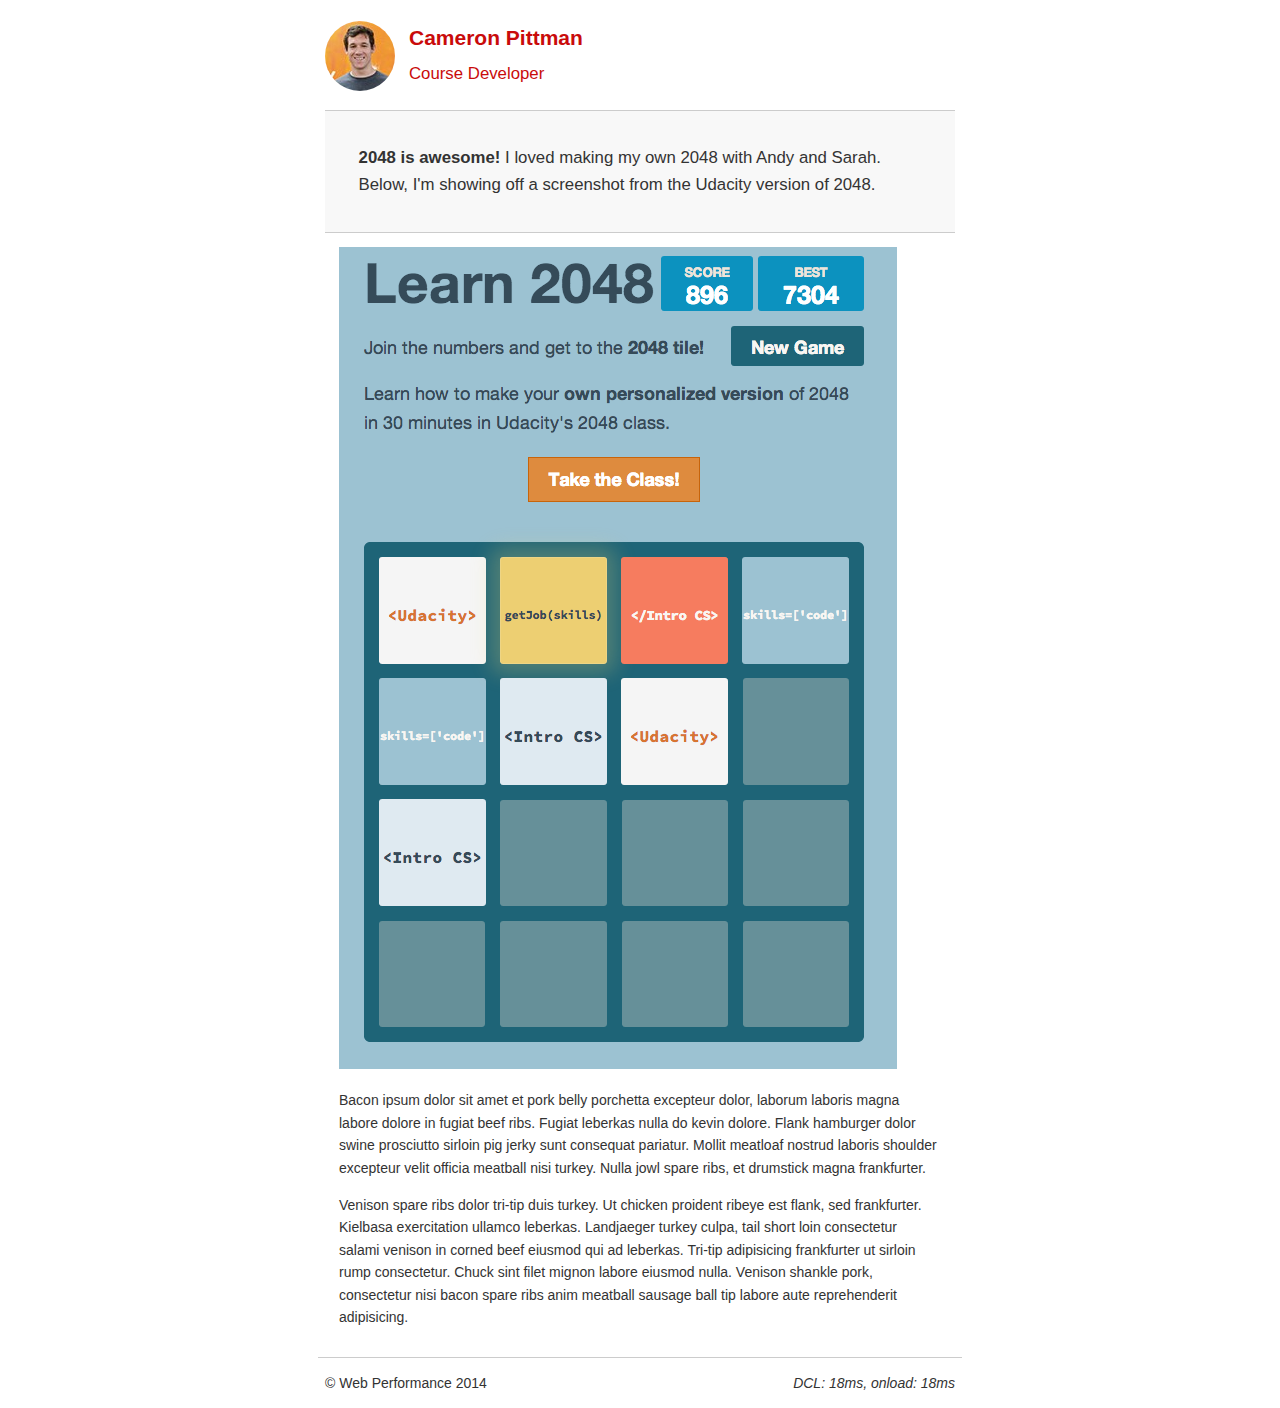
<file: project-2048.html>
<!DOCTYPE html>
<html lang="en">
  <head>
    <meta charset="utf-8">
    <meta name="viewport" content="width=device-width, initial-scale=1">
    <meta name="description" content=" FILL ME IN ">
    <meta name="author" content=" FILL ME IN ">
    <title>Cameron Pittman: Portfolio</title>

    <link href="css/style.min.css" rel="stylesheet">

    <script>
      (function(w,g){w['GoogleAnalyticsObject']=g;
      w[g]=w[g]||function(){(w[g].q=w[g].q||[]).push(arguments)};w[g].l=1*new Date();})(window,'ga');

      // Optional TODO: replace with your Google Analytics profile ID.
      ga('create', 'UA-XXXX-Y');
      ga('send', 'pageview');
    </script>
  </head>

  <body>
    <header>
      <a href="/"><img src="img/profilepic.jpg"></a>
      <p>Cameron Pittman<br><span>Course Developer</span></p>
    </header>

    <div class="container">
      <div class="hero">
        <strong>2048 is awesome!</strong> I loved making my own 2048 with Andy and Sarah. Below, I'm showing off a screenshot from the Udacity version of 2048.
      </div>

      <div class="content">

        <img class="img-responsive" src="img/2048.png">

        <p>Bacon ipsum dolor sit amet et pork belly porchetta excepteur dolor, laborum laboris magna labore dolore in fugiat beef ribs. Fugiat leberkas nulla do kevin dolore. Flank hamburger dolor swine prosciutto sirloin pig jerky sunt consequat pariatur. Mollit meatloaf nostrud laboris shoulder excepteur velit officia meatball nisi turkey. Nulla jowl spare ribs, et drumstick magna frankfurter.</p>

        <p>Venison spare ribs dolor tri-tip duis turkey. Ut chicken proident ribeye est flank, sed frankfurter. Kielbasa exercitation ullamco leberkas. Landjaeger turkey culpa, tail short loin consectetur salami venison in corned beef eiusmod qui ad leberkas. Tri-tip adipisicing frankfurter ut sirloin rump consectetur. Chuck sint filet mignon labore eiusmod nulla. Venison shankle pork, consectetur nisi bacon spare ribs anim meatball sausage ball tip labore aute reprehenderit adipisicing.</p>
      </div>
    </div>

    <footer>
      <p>&copy; Web Performance 2014 <span id="crp-stats"></span></p>
    </footer>
  </body>

  <link href="css/print.min.css" rel="stylesheet" media="print">
  <link href="css/screen.min.css" rel="stylesheet" media="screen">

  <script async src="http://www.google-analytics.com/analytics.js"></script>
  <script async src="js/perfmatters.min.js"></script>
</html>
</file>
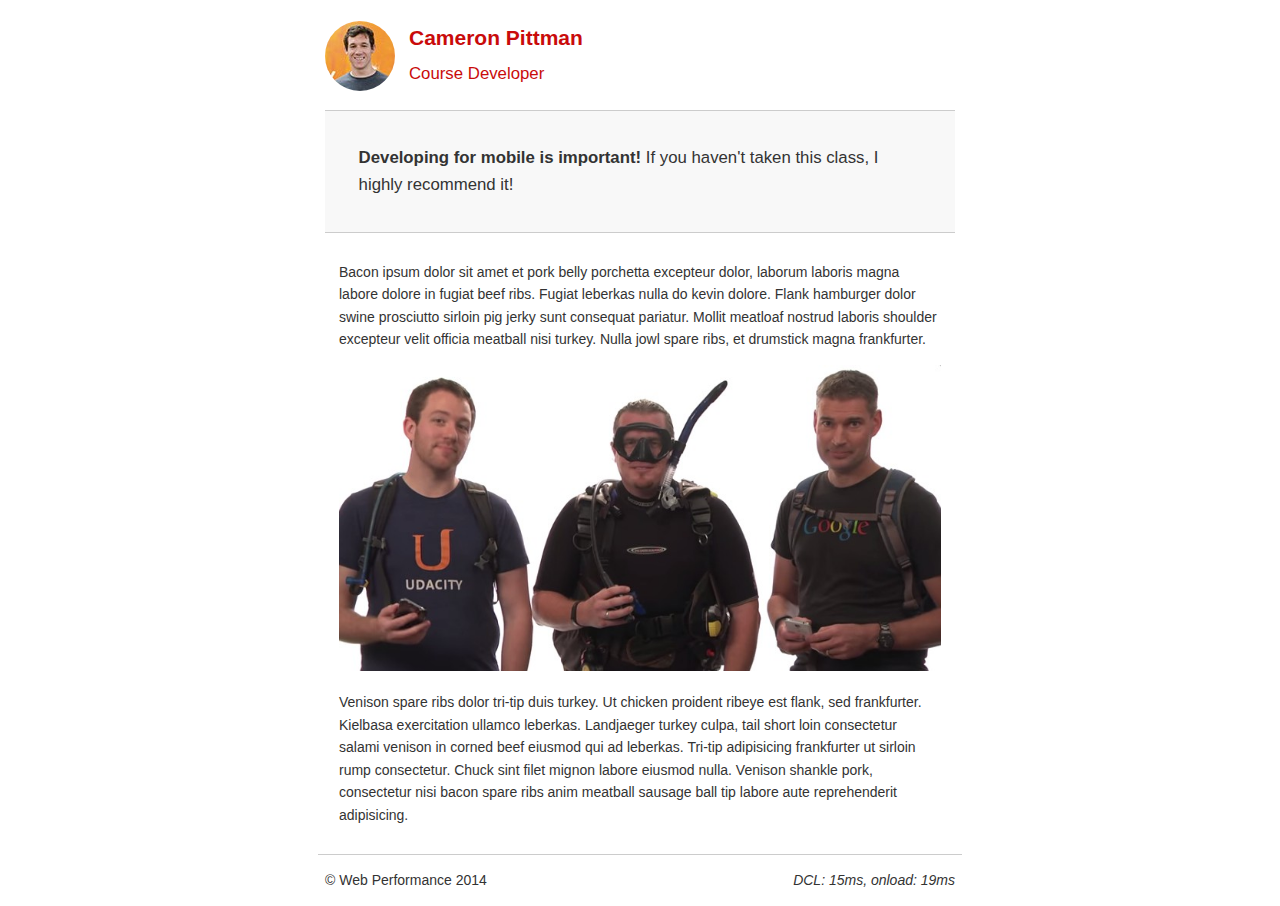
<file: project-mobile.html>
<!DOCTYPE html>
<html lang="en">
  <head>
    <meta charset="utf-8">
    <meta name="viewport" content="width=device-width, initial-scale=1">
    <meta name="description" content=" FILL ME IN ">
    <meta name="author" content=" FILL ME IN ">
    <title>Cameron Pitman: Portfolio</title>

    <link href="css/style.min.css" rel="stylesheet">

    <script>
      (function(w,g){w['GoogleAnalyticsObject']=g;
      w[g]=w[g]||function(){(w[g].q=w[g].q||[]).push(arguments)};w[g].l=1*new Date();})(window,'ga');

      // Optional TODO: replace with your Google Analytics profile ID.
      ga('create', 'UA-XXXX-Y');
      ga('send', 'pageview');
    </script>
  </head>

  <body>
    <header>
      <a href="/"><img src="img/profilepic.jpg"></a>
      <p>Cameron Pittman<br><span>Course Developer</span></p>
    </header>

    <div class="container">
      <div class="hero">
        <strong>Developing for mobile is important!</strong> If you haven't taken this class, I highly recommend it!
      </div>

      <div class="content">

        <p>Bacon ipsum dolor sit amet et pork belly porchetta excepteur dolor, laborum laboris magna labore dolore in fugiat beef ribs. Fugiat leberkas nulla do kevin dolore. Flank hamburger dolor swine prosciutto sirloin pig jerky sunt consequat pariatur. Mollit meatloaf nostrud laboris shoulder excepteur velit officia meatball nisi turkey. Nulla jowl spare ribs, et drumstick magna frankfurter.</p>

        <img src="img/mobilewebdev.jpg">

        <p>Venison spare ribs dolor tri-tip duis turkey. Ut chicken proident ribeye est flank, sed frankfurter. Kielbasa exercitation ullamco leberkas. Landjaeger turkey culpa, tail short loin consectetur salami venison in corned beef eiusmod qui ad leberkas. Tri-tip adipisicing frankfurter ut sirloin rump consectetur. Chuck sint filet mignon labore eiusmod nulla. Venison shankle pork, consectetur nisi bacon spare ribs anim meatball sausage ball tip labore aute reprehenderit adipisicing.</p>
      </div>
    </div>

    <footer>
      <p>&copy; Web Performance 2014 <span id="crp-stats"></span></p>
    </footer>
  </body>

  <link href="css/print.min.css" rel="stylesheet" media="print">
  <link href="css/screen.min.css" rel="stylesheet" media="screen">

  <script async src="http://www.google-analytics.com/analytics.js"></script>
  <script async src="js/perfmatters.min.js"></script>
</html>
</file>
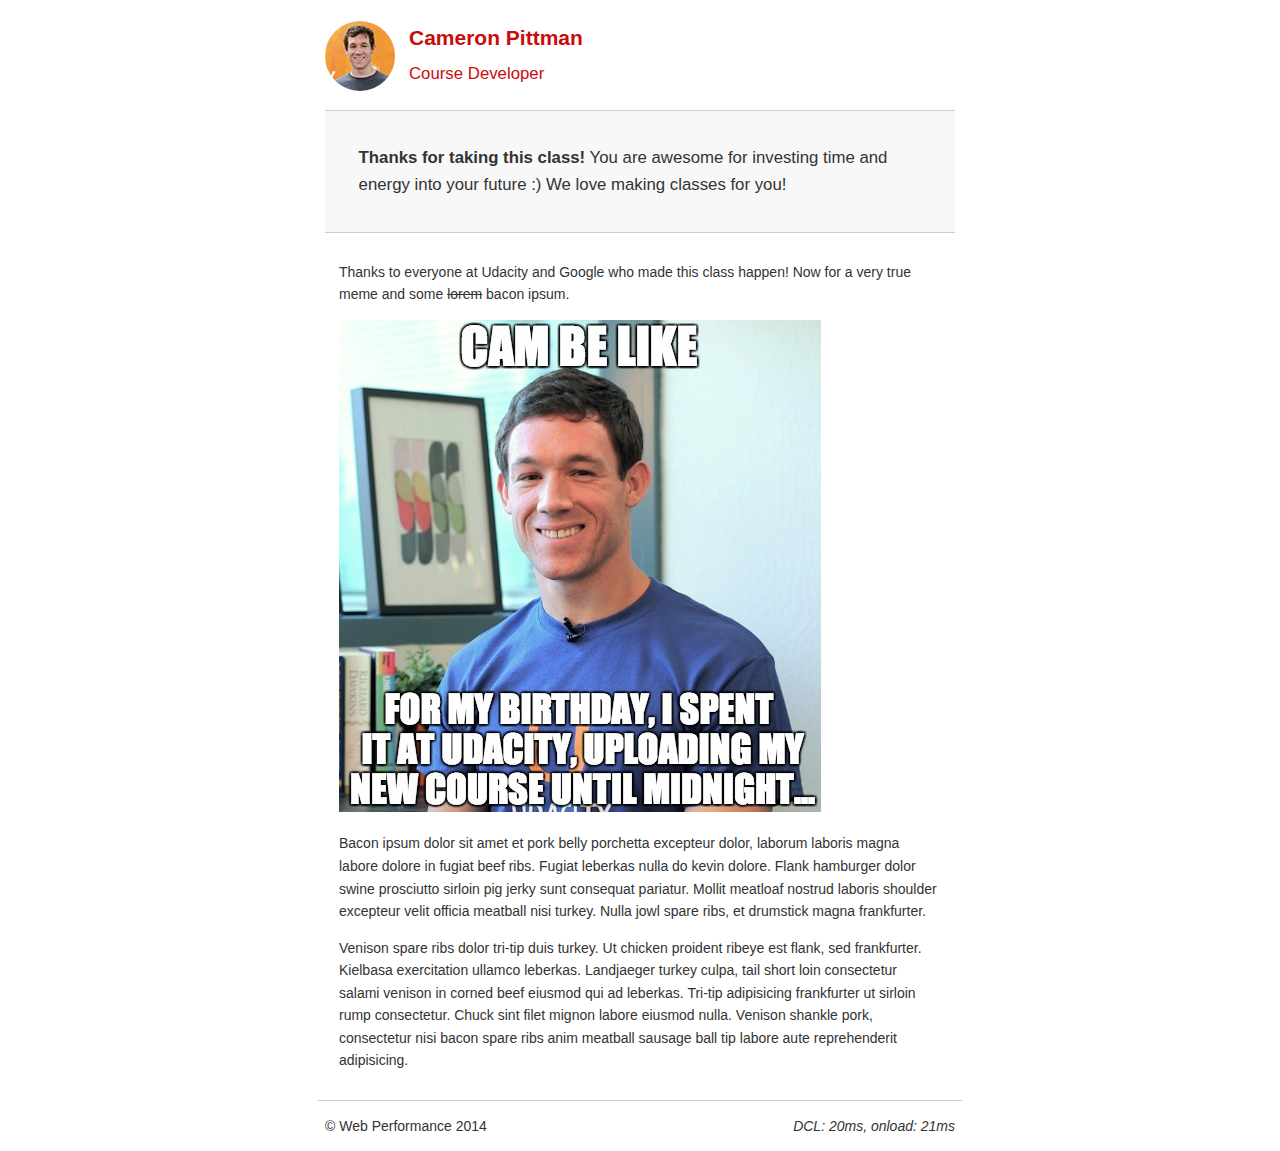
<file: project-webperf.html>
<!DOCTYPE html>
<html lang="en">
  <head>
    <meta charset="utf-8">
    <meta name="viewport" content="width=device-width, initial-scale=1">
    <meta name="description" content=" FILL ME IN ">
    <meta name="author" content=" FILL ME IN ">
    <title>Cameron Pittman: Portfolio</title>

    <link href="css/style.min.css" rel="stylesheet">

    <script>
      (function(w,g){w['GoogleAnalyticsObject']=g;
      w[g]=w[g]||function(){(w[g].q=w[g].q||[]).push(arguments)};w[g].l=1*new Date();})(window,'ga');

      // Optional TODO: replace with your Google Analytics profile ID.
      ga('create', 'UA-XXXX-Y');
      ga('send', 'pageview');
    </script>
  </head>

  <body>
    <header>
      <a href="/"><img src="img/profilepic.jpg"></a>
      <p>Cameron Pittman<br><span>Course Developer</span></p>
    </header>

    <div class="container">
      <div class="hero">
        <strong>Thanks for taking this class!</strong> You are awesome for investing time and energy into your future :) We love making classes for you!
      </div>

      <div class="content">

        <p>Thanks to everyone at Udacity and Google who made this class happen! Now for a very true meme and some <strike>lorem</strike> bacon ipsum.</p>

        <img src="img/cam_be_like.jpg">

        <p>Bacon ipsum dolor sit amet et pork belly porchetta excepteur dolor, laborum laboris magna labore dolore in fugiat beef ribs. Fugiat leberkas nulla do kevin dolore. Flank hamburger dolor swine prosciutto sirloin pig jerky sunt consequat pariatur. Mollit meatloaf nostrud laboris shoulder excepteur velit officia meatball nisi turkey. Nulla jowl spare ribs, et drumstick magna frankfurter.</p>

        <p>Venison spare ribs dolor tri-tip duis turkey. Ut chicken proident ribeye est flank, sed frankfurter. Kielbasa exercitation ullamco leberkas. Landjaeger turkey culpa, tail short loin consectetur salami venison in corned beef eiusmod qui ad leberkas. Tri-tip adipisicing frankfurter ut sirloin rump consectetur. Chuck sint filet mignon labore eiusmod nulla. Venison shankle pork, consectetur nisi bacon spare ribs anim meatball sausage ball tip labore aute reprehenderit adipisicing.</p>
      </div>
    </div>

    <footer>
      <p>&copy; Web Performance 2014 <span id="crp-stats"></span></p>
    </footer>
  </body>

  <link href="css/print.min.css" rel="stylesheet" media="print">
  <link href="css/screen.min.css" rel="stylesheet" media="screen">

  <script async src="http://www.google-analytics.com/analytics.js"></script>
  <script async src="js/perfmatters.min.js"></script>
</html>
</file>
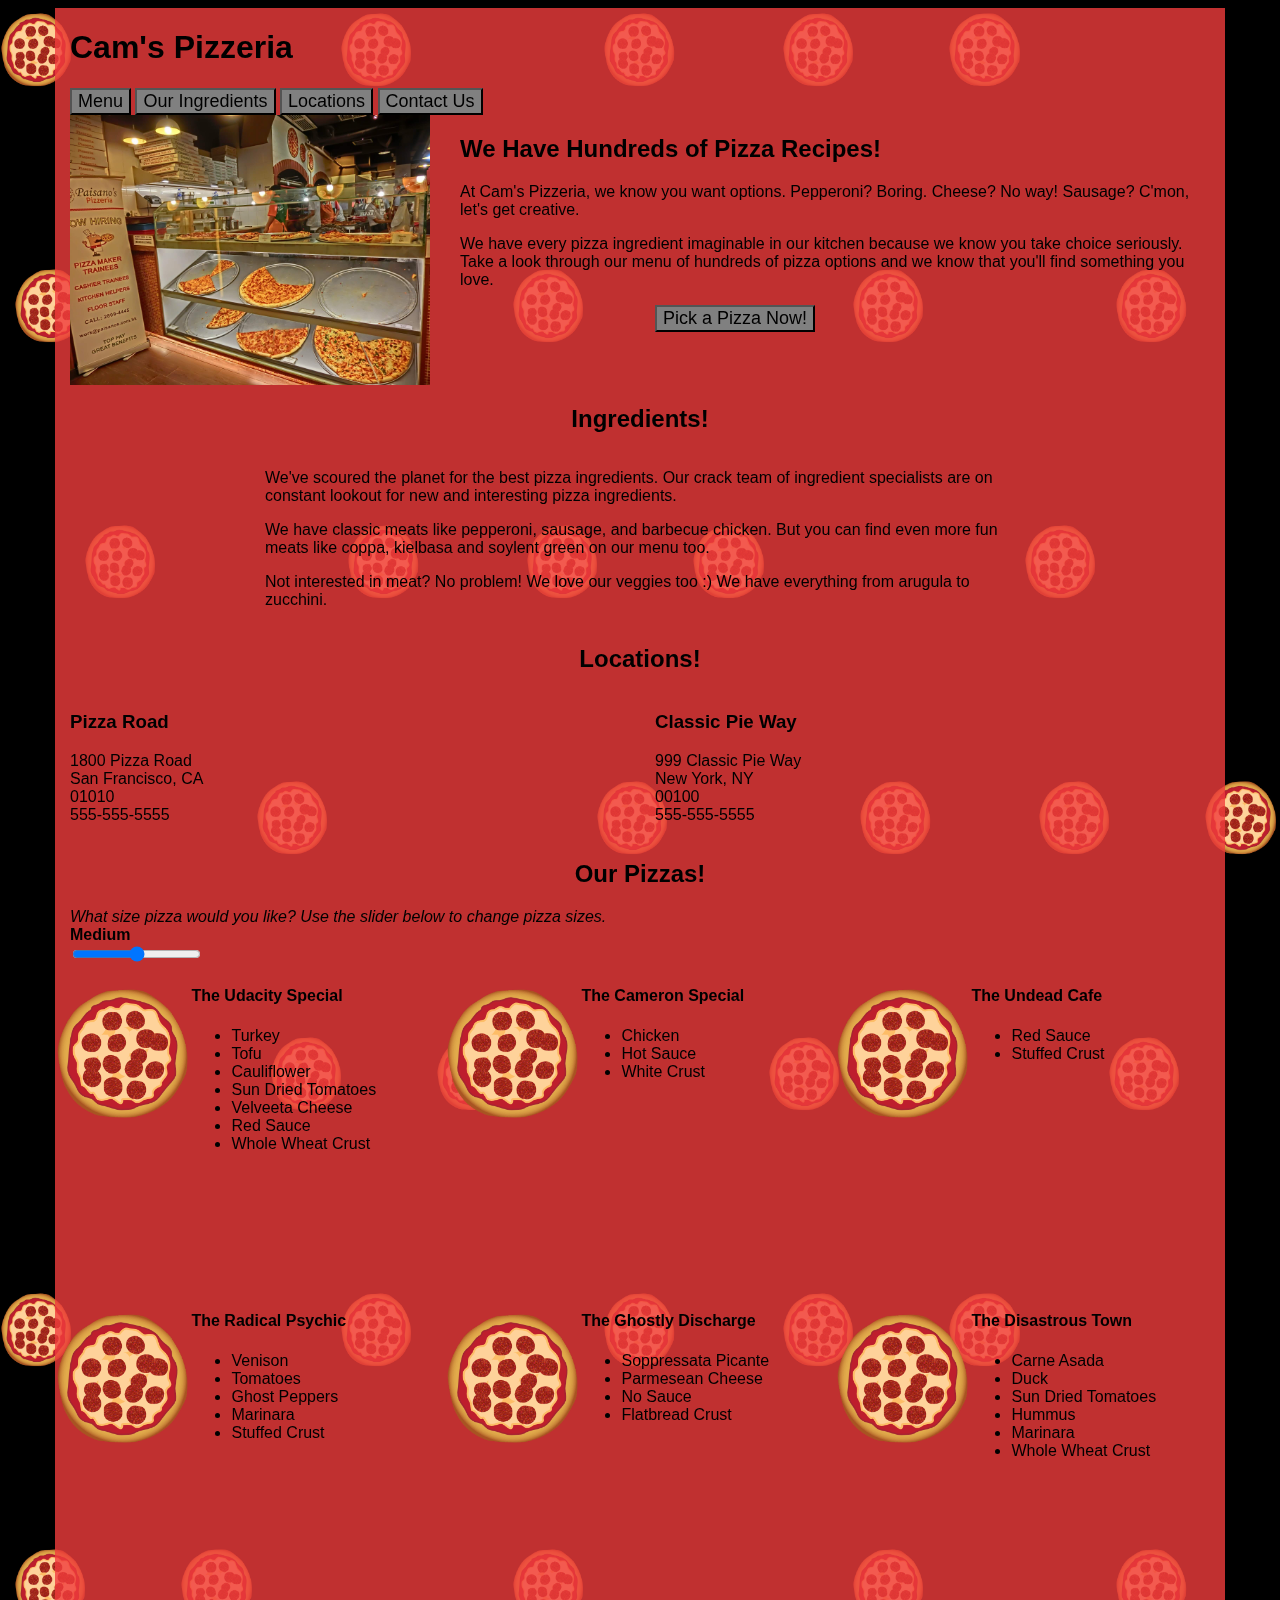
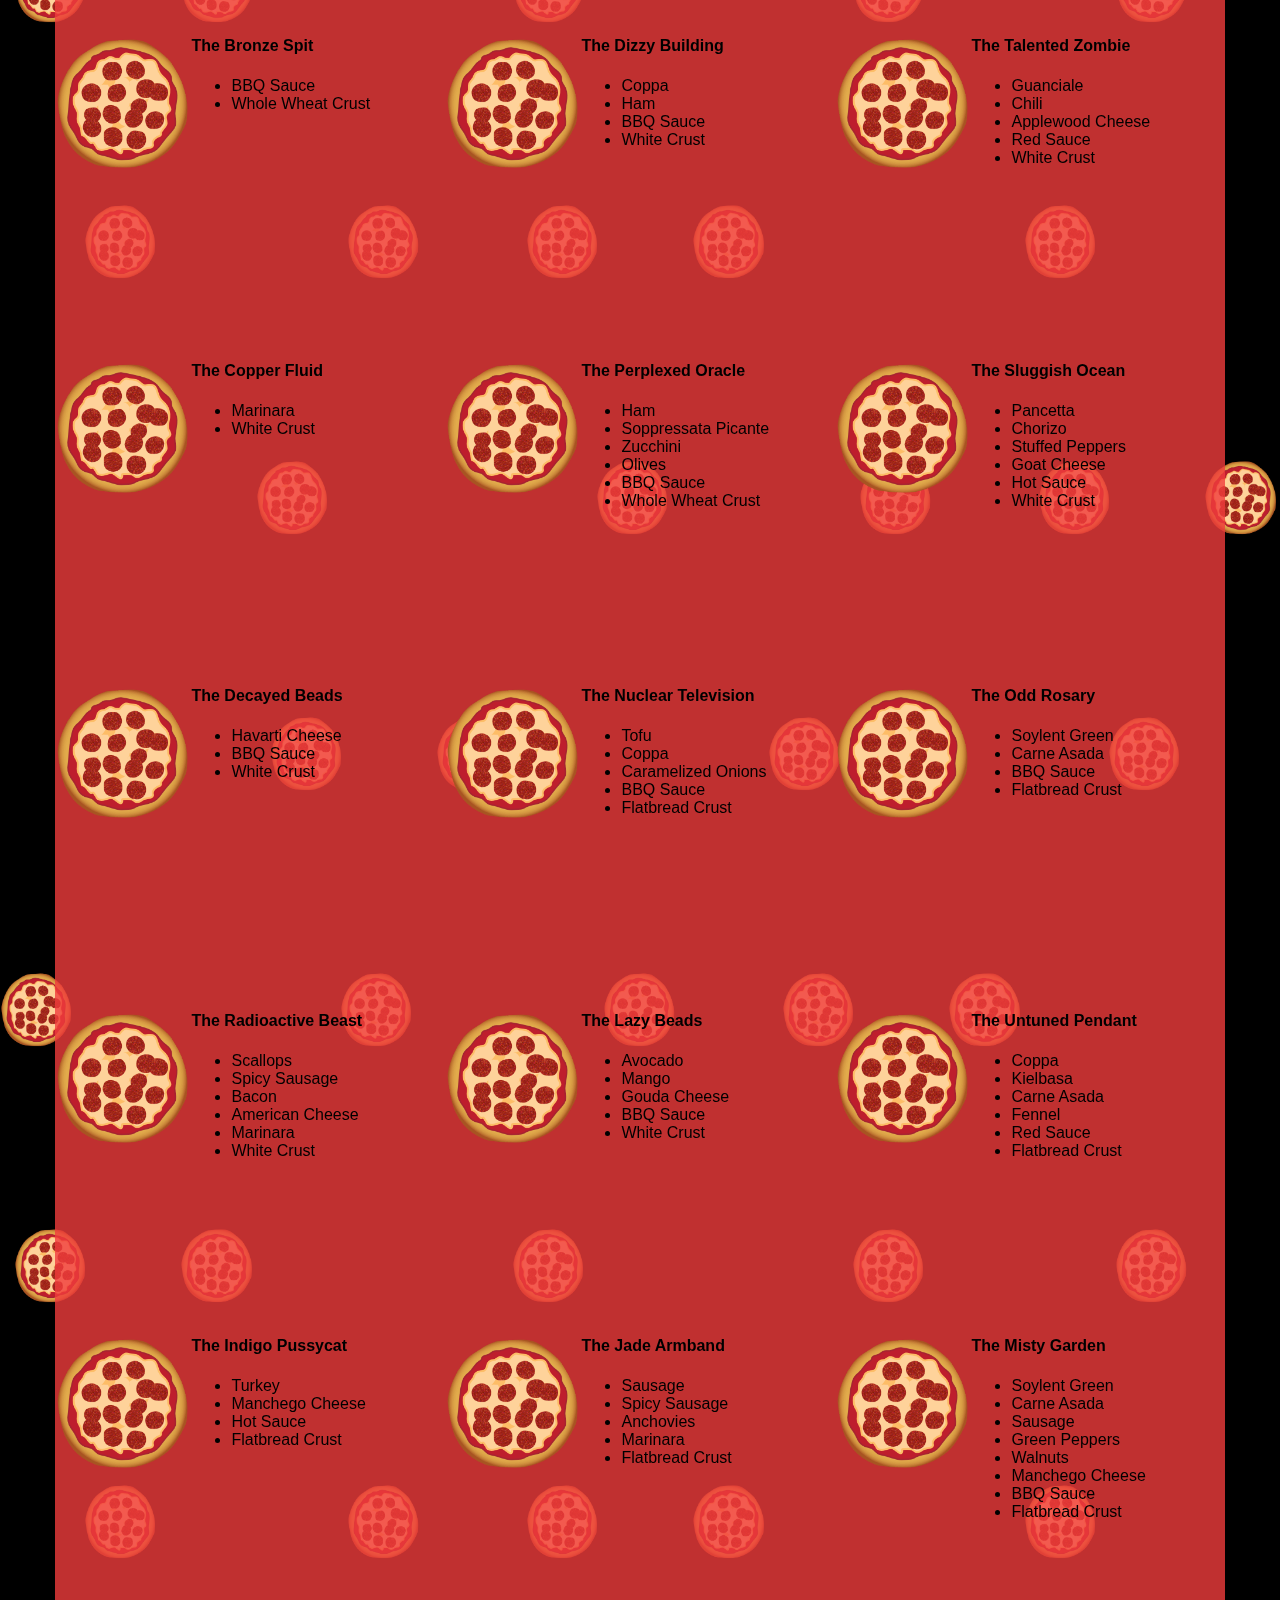
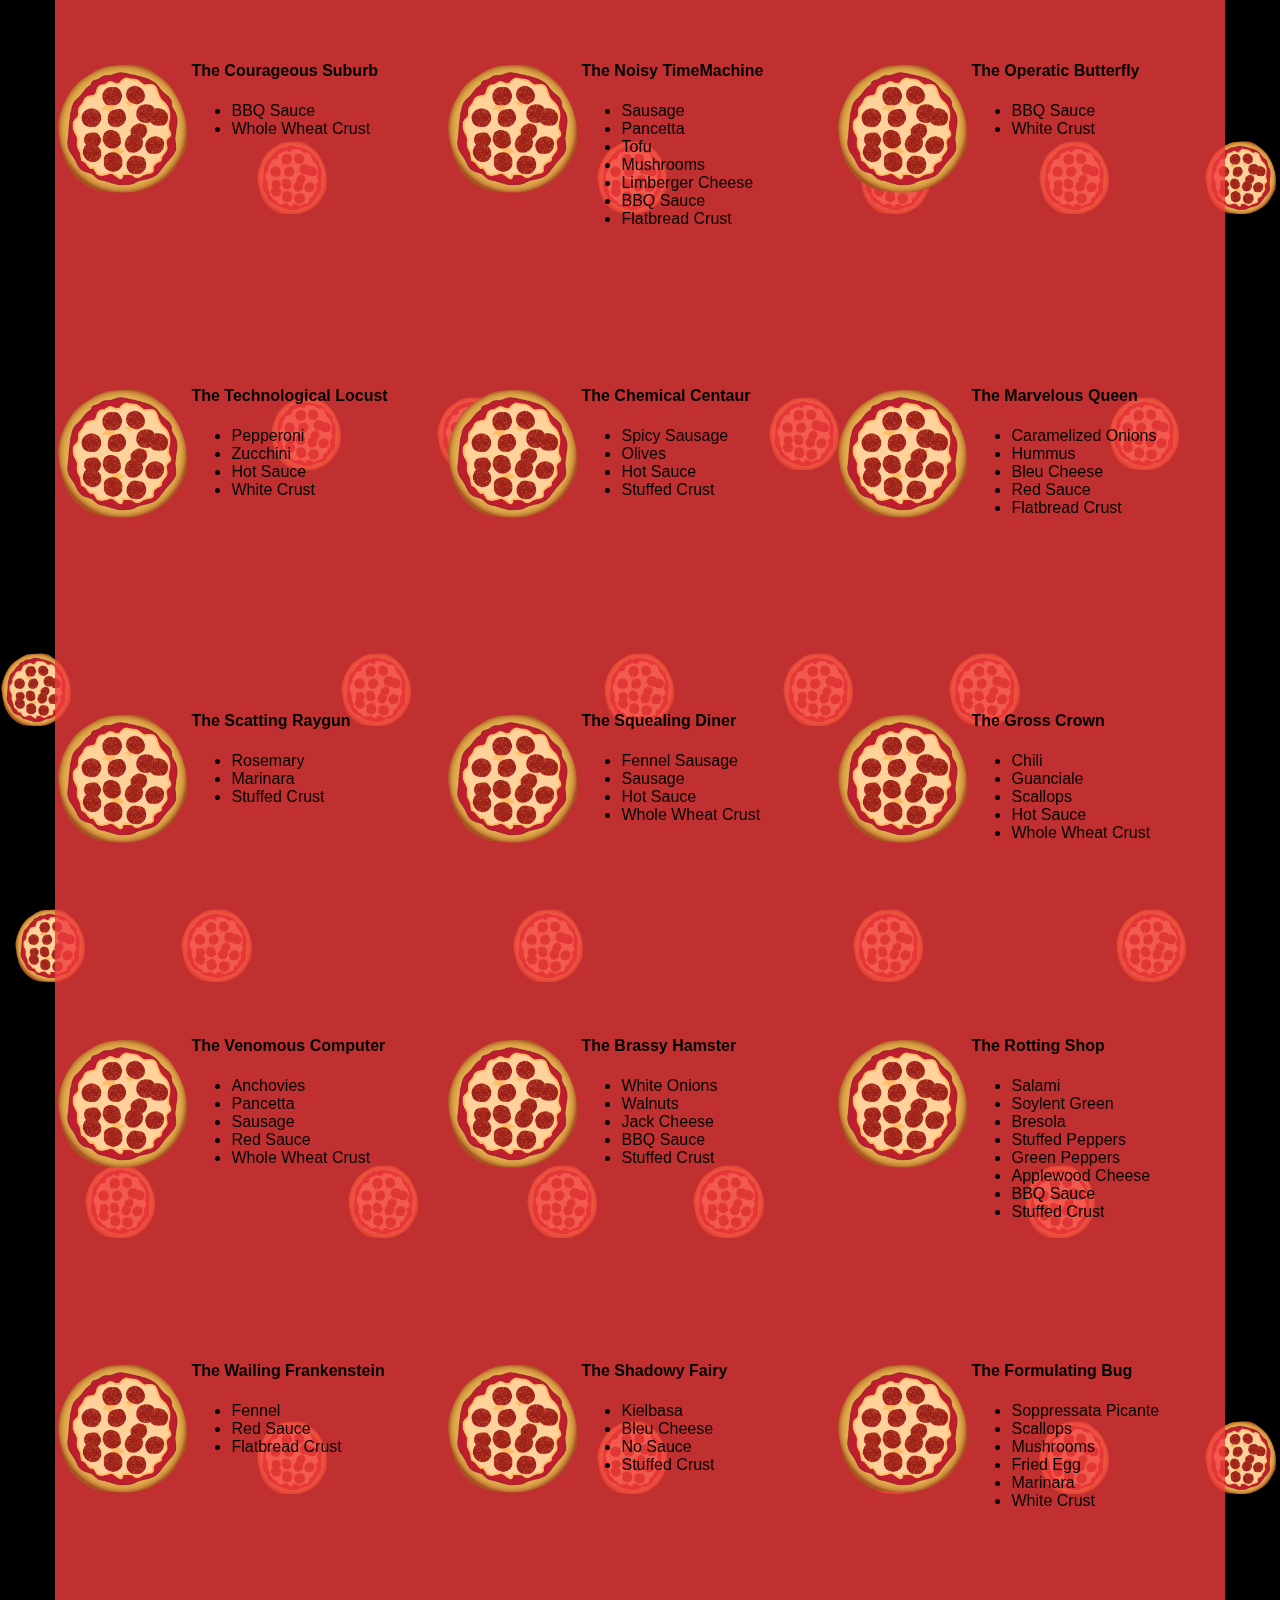
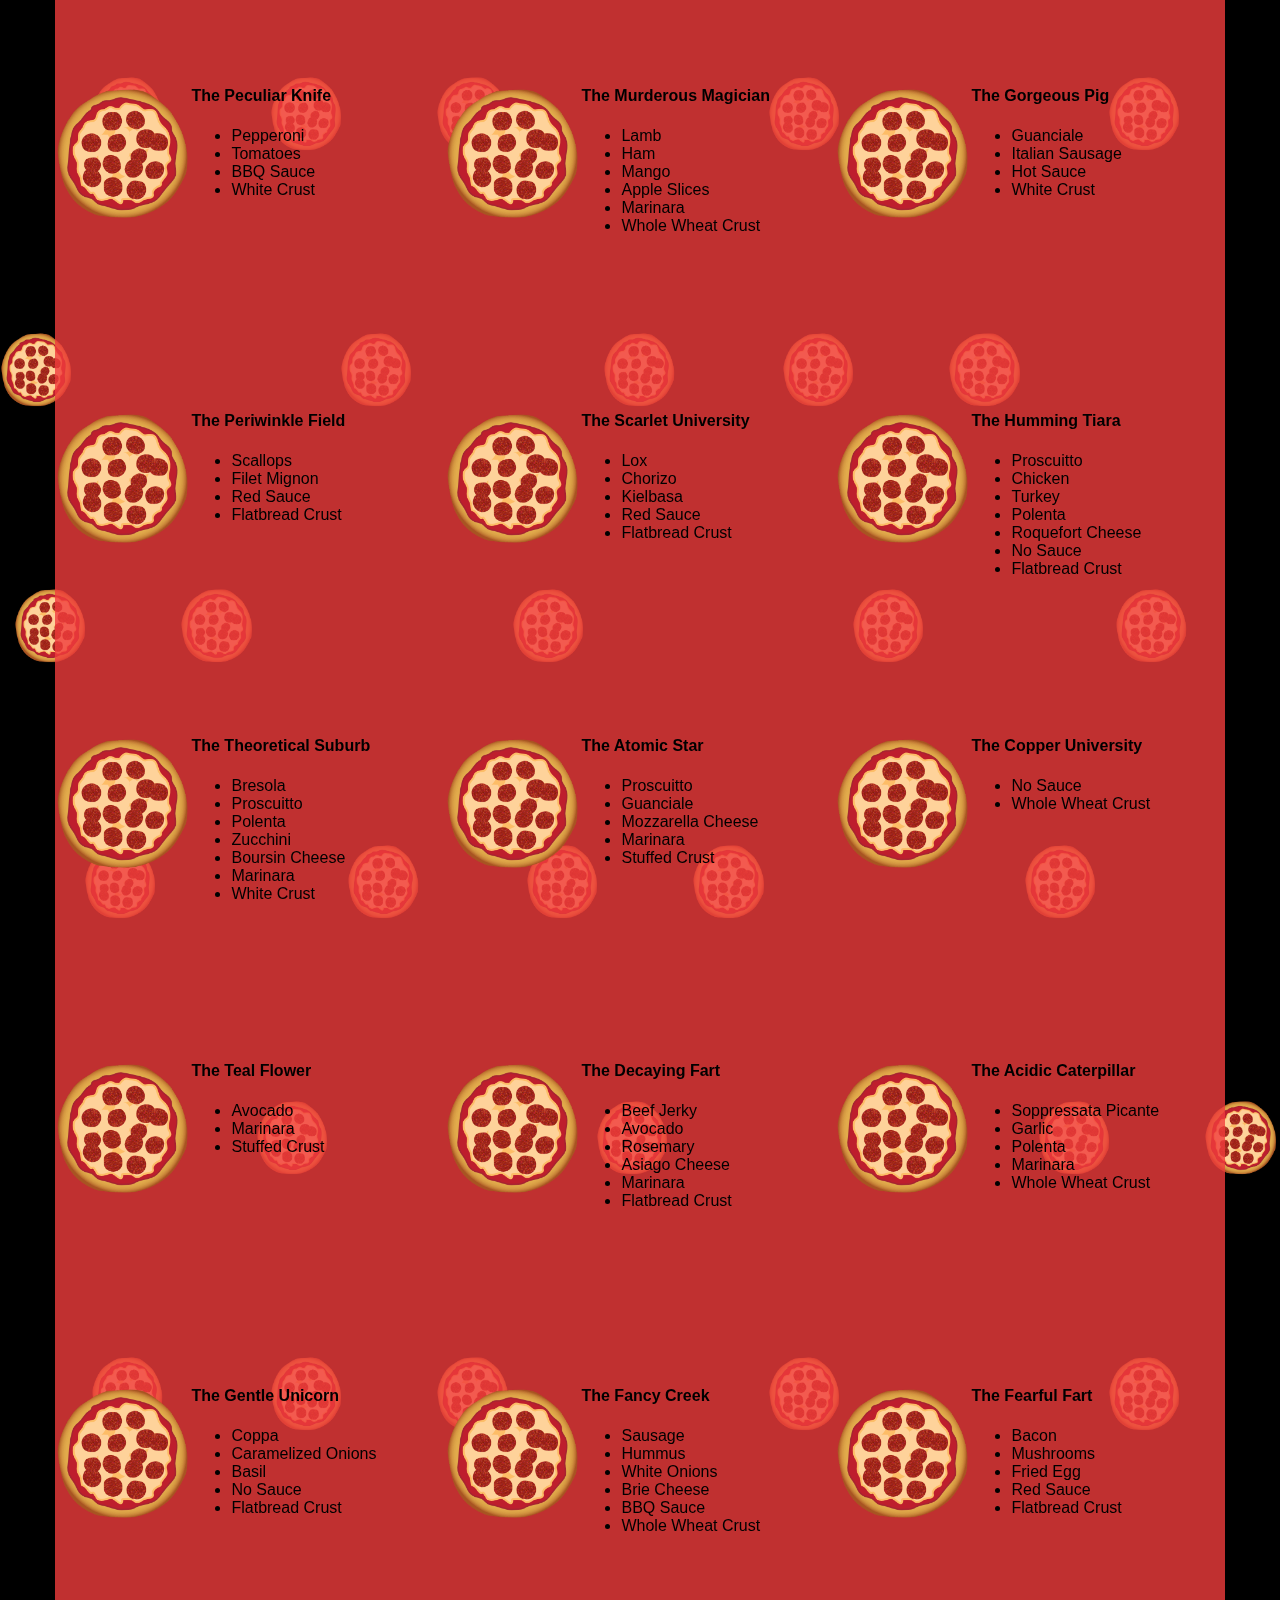
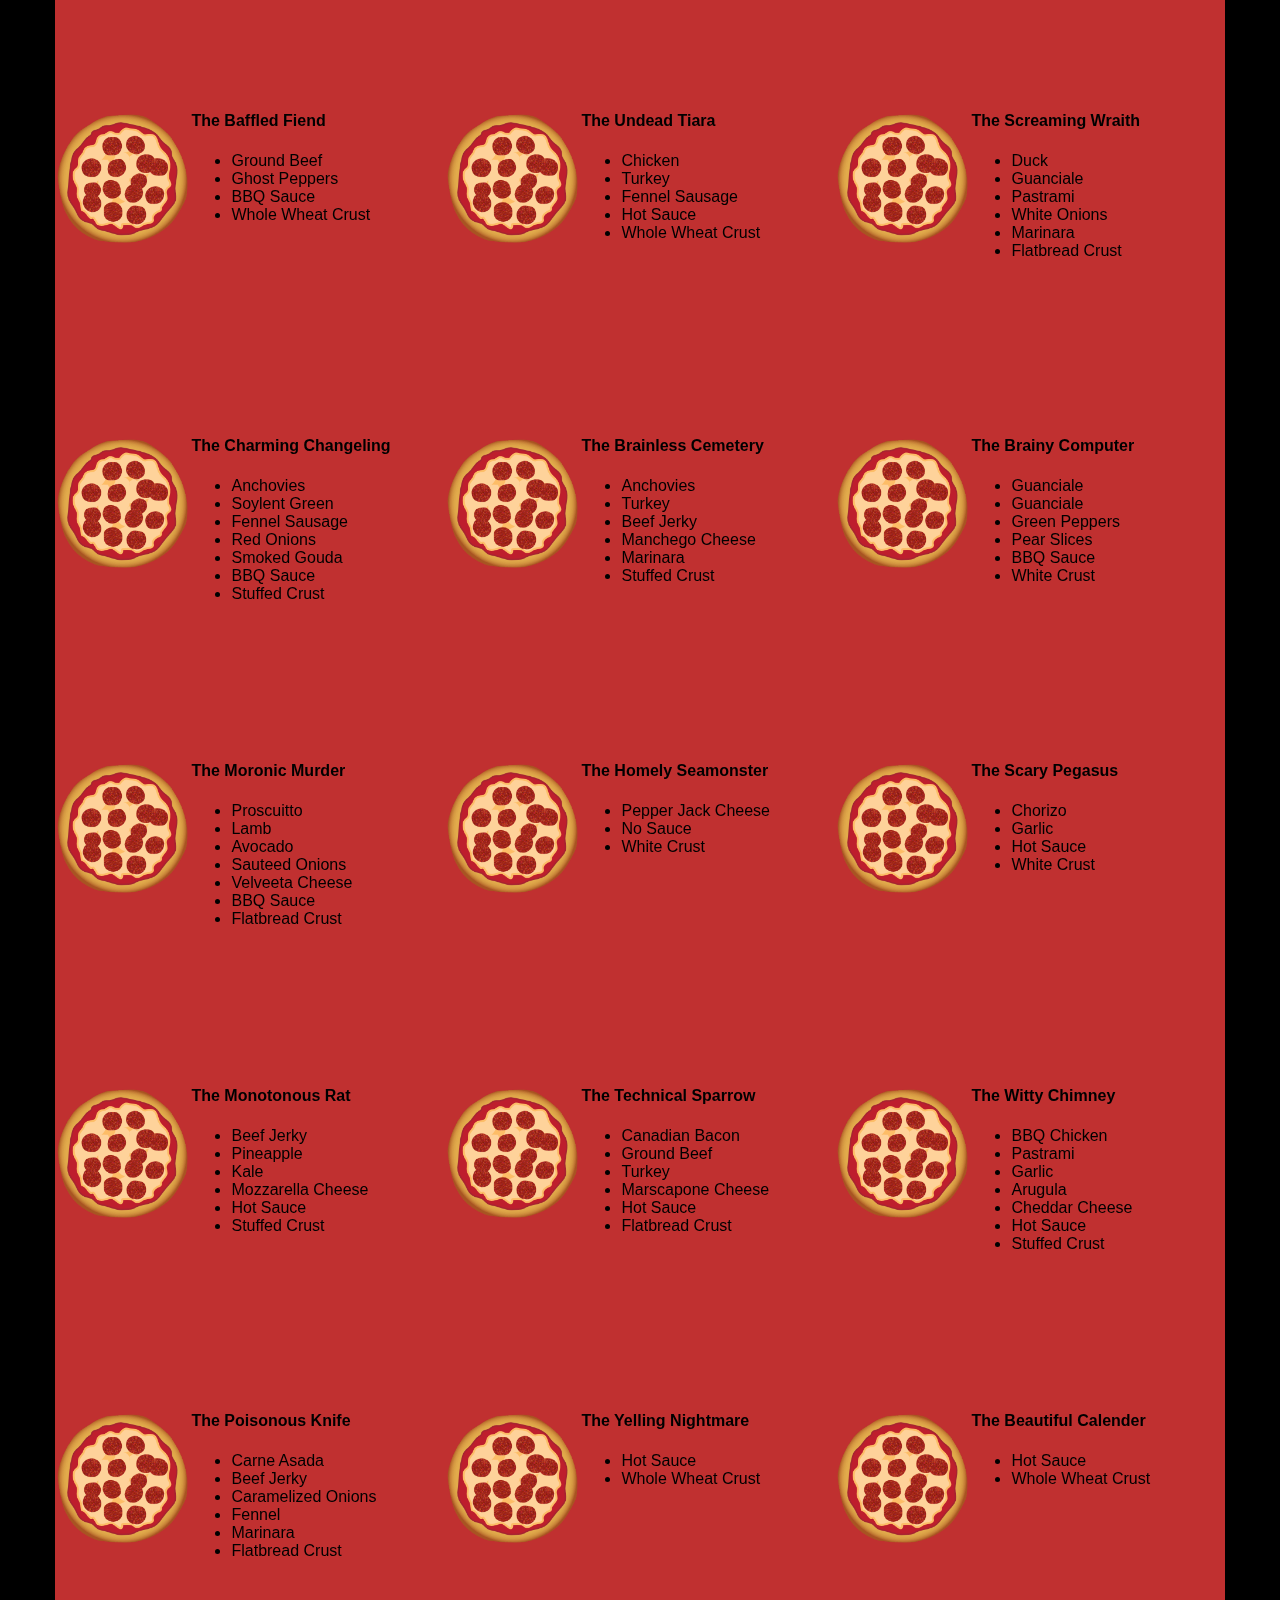
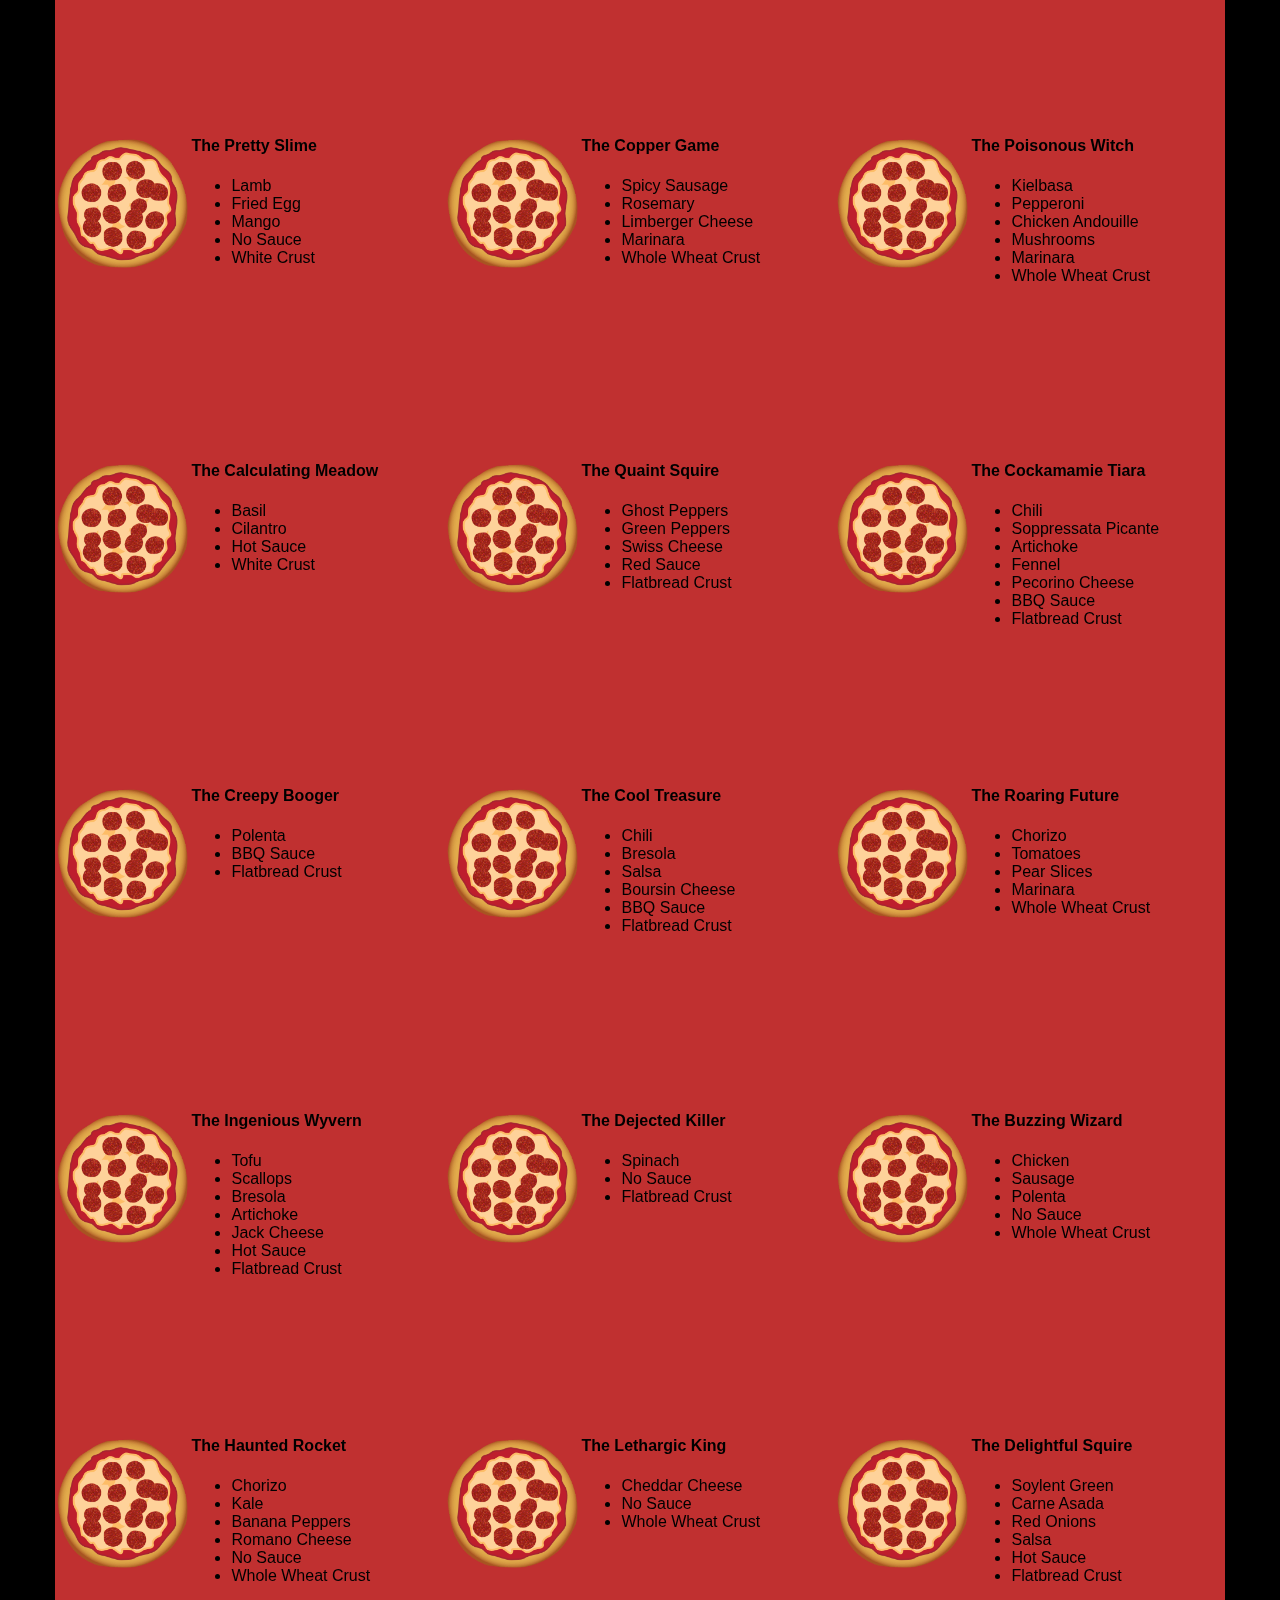
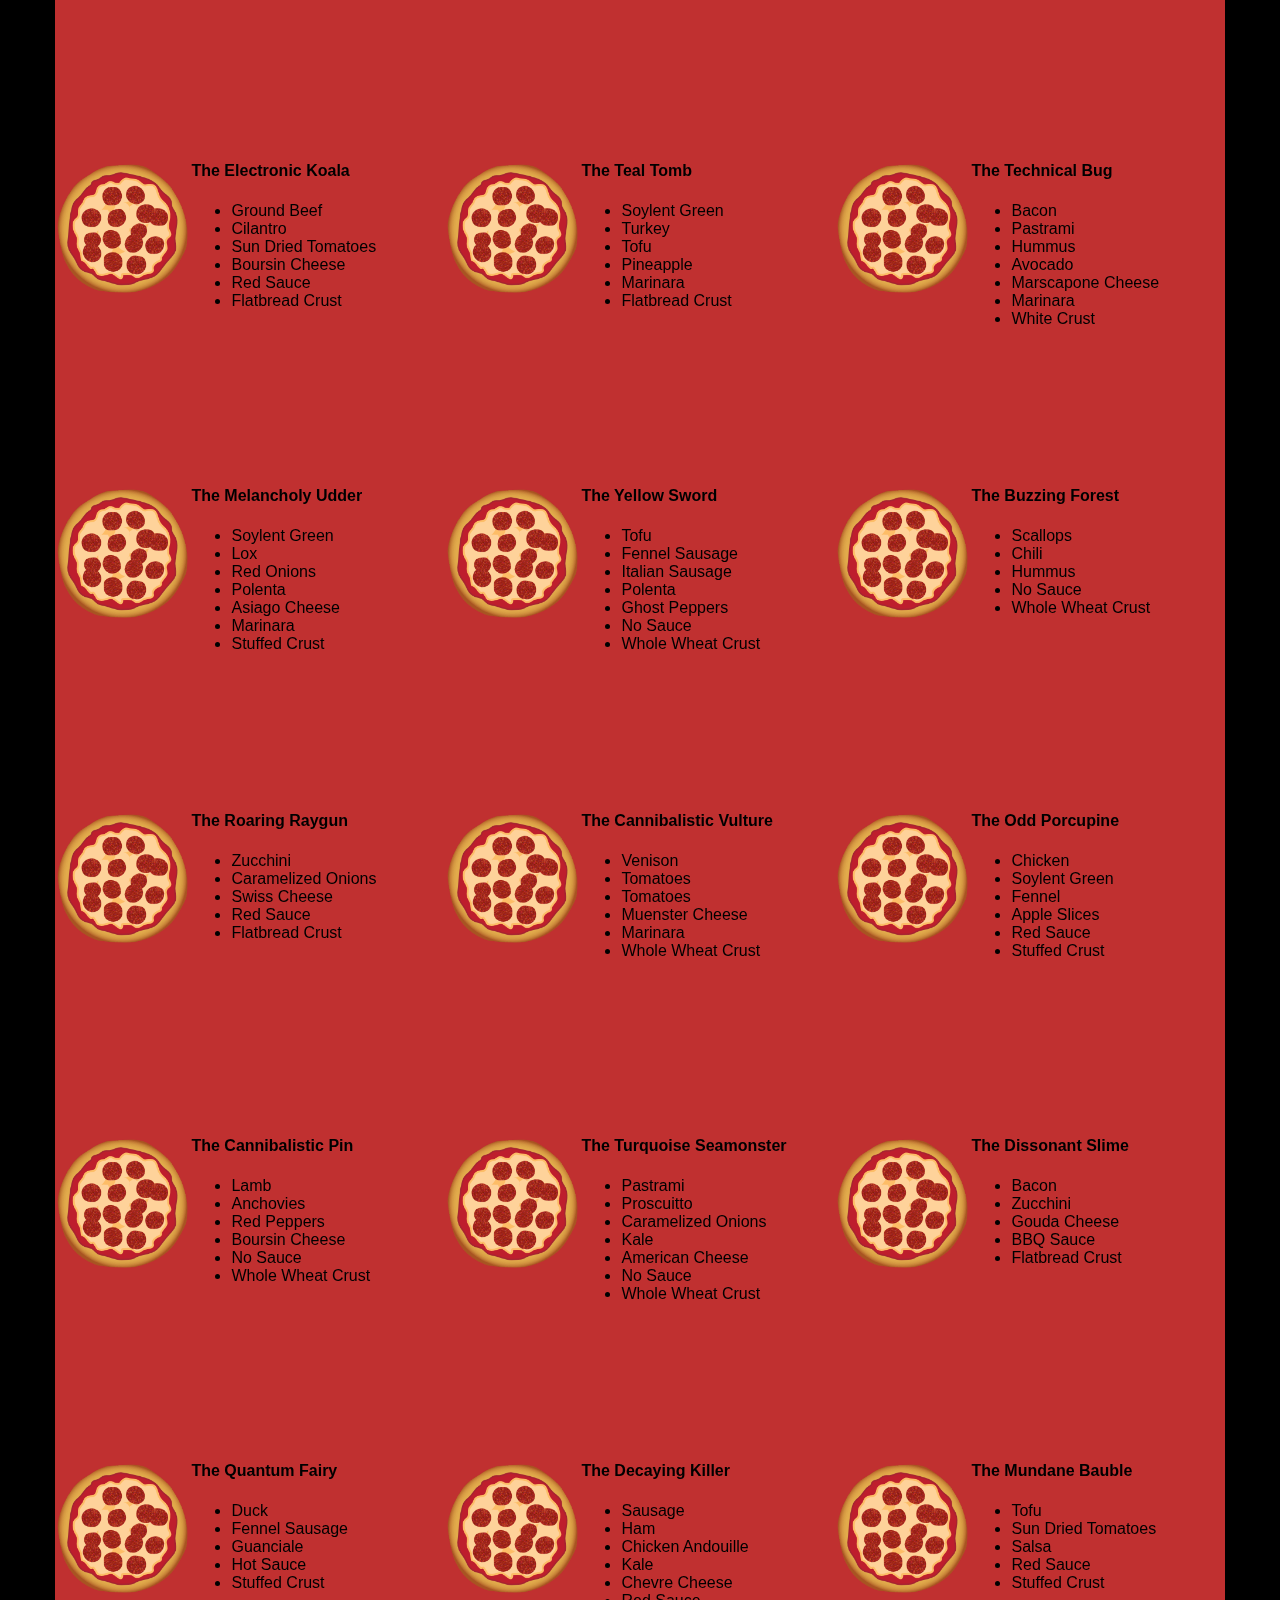
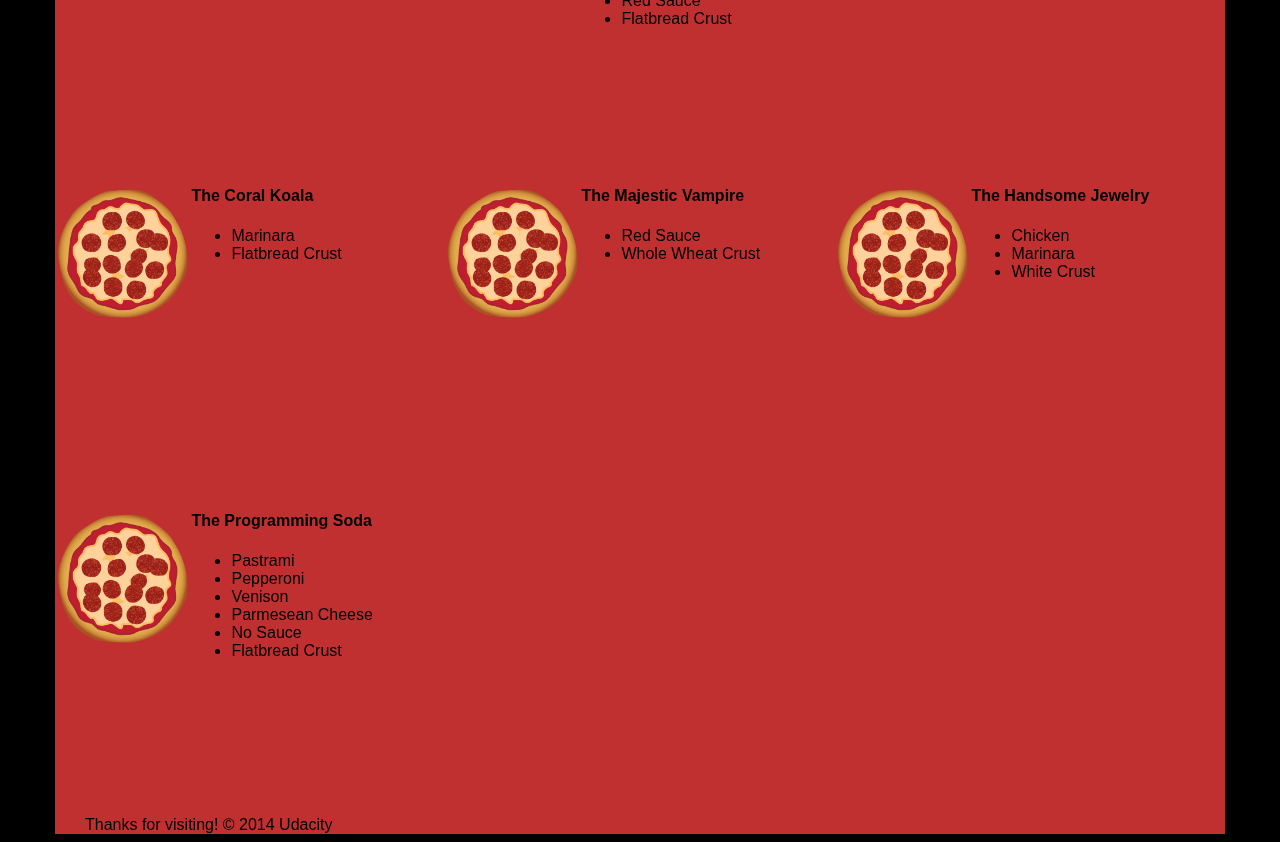
<file: views/pizza.html>
<!DOCTYPE HTML>
<html>
<head>
  <link rel="stylesheet" href="css/style.min.css">
  <link rel="stylesheet" href="css/bootstrap-grid.css">
</head>

<body>
  <div class="container">
    <div id="header" class="row">
      <div class="col-md-6">
        <div class="row">
          <div class="col-md-12">
            <h1>Cam's Pizzeria</h1>
            <div class="row">
              <div id="menu" class="col-md-12">
                <form action="#randomPizzas">
                  <input type="submit" value="Menu">
                </form>
                <form action="#ingredients">
                  <input type="submit" value="Our Ingredients">
                </form>
                <form action="#locations">
                  <input type="submit" value="Locations">
                </form>
                <form action="#" onsubmit="alert('Thanks for clicking! This button doesn\'t do anything because this is a fake pizzeria :\)')">
                  <input type="submit" value="Contact Us">
                </form>
              </div>
            </div>
          </div>
        </div>
      </div>
      <div id="movingPizzas1" class="col-md-6">
      </div>
    </div>
    <div id="callToAction" class="row">
      <div class="col-md-4">
        <img src="images/pizzeria.jpg" class="img-responsive"> <!-- Image credit to: http://commons.wikimedia.org/wiki/File:HK_TST_night_%E5%98%89%E8%98%AD%E9%81%93_Granville_Road_restaurant_Paisano's_Pizzeria_pizza_Dec-2013.JPG -->
      </div>
      <div class="col-md-8">
        <div class="row">
          <div class="col-md-12">
            <h2>We Have Hundreds of Pizza Recipes!</h2>
            <p>At Cam's Pizzeria, we know you want options. Pepperoni? Boring. Cheese? No way! Sausage? C'mon, let's get creative.</p>

            <p>We have every pizza ingredient imaginable in our kitchen because we know you take choice seriously. Take a look through our menu of hundreds of pizza options and we know that you'll find something you love.</p>
          </div>
        </div>
        <div class="row">
          <div class="col-md-6 col-md-push-3">
            <form action="#randomPizzas">
              <input type="submit" value="Pick a Pizza Now!">
            </form>
          </div>
        </div>
      </div>
    </div>
    <div id="ingredients" class="row">
      <div class="col-md-8 col-md-push-2">
        <div class="row">
          <div class="col-md-12 centered">
            <h2>Ingredients!</h2>
          </div>
        </div>
        <div class="row">
          <div class="col-md-12">
            <p>We've scoured the planet for the best pizza ingredients. Our crack team of ingredient specialists are on constant lookout for new and interesting pizza ingredients.</p>

            <p>We have classic meats like pepperoni, sausage, and barbecue chicken. But you can find even more fun meats like coppa, kielbasa and soylent green on our menu too.</p>

            <p>Not interested in meat? No problem! We love our veggies too :) We have everything from arugula to zucchini.</p>
          </div>
        </div>
      </div>
    </div>
    <div id="locations" class="row">
      <div class="col-md-12">
        <h2 style="text-align: center">Locations!</h2>
        <div class="row">
          <div class="col-md-6">
            <h3>Pizza Road</h3>
            <p>1800 Pizza Road<br>San Francisco, CA<br>01010<br>555-555-5555</p>
          </div>
          <div class="col-md-6">
            <h3>Classic Pie Way</h3>
            <p>999 Classic Pie Way<br>New York, NY<br>00100<br>555-555-5555</p>
          </div>
        </div>
      </div>
    </div>
    <div id="pizzaGenerator" class="row">
      <div class="col-md-12">
        <h2 style="text-align: center">Our Pizzas!</h2>
        <div class="row">
          <div class="col-md-12">
            <em>What size pizza would you like? Use the slider below to change pizza sizes.</em>
          </div>
          <div id="pizzaSize" class="col-md-6">Medium</div>
          <div class="col-md-12">
            <input id="sizeSlider" type="range" min="1" max="3" value="2" step="1" onchange="resizePizzas(this.value)"></input>
          </div>
        </div>
        <div id="randomPizzas" class="row">
          <div id="pizza0" class="randomPizzaContainer" style="width:33.33%; height: 325px;">
            <div style="width:35%">
              <img src="images/pizza.png" class="img-responsive">
            </div>
            <div style="width:65%">
              <h4>The Udacity Special</h4>
              <ul>
                <li>Turkey</li>
                <li>Tofu</li>
                <li>Cauliflower</li>
                <li>Sun Dried Tomatoes</li>
                <li>Velveeta Cheese</li>
                <li>Red Sauce</li>
                <li>Whole Wheat Crust</li>
              </ul>
            </div>
          </div>
          <div id="pizza1" class="randomPizzaContainer" style="width:33.33%; height: 325px;">
            <div style="width:35%">
              <img src="images/pizza.png" class="img-responsive">
            </div>
            <div style="width:65%">
              <h4>The Cameron Special</h4>
              <ul>
                <li>Chicken</li>
                <li>Hot Sauce</li>
                <li>White Crust</li>
              </ul>
            </div>
          </div>
        </div>
      </div>
    </div>
    <div id="footer" class="col-md-12">Thanks for visiting! &copy; 2014 Udacity</div>
  </div>
  <script type="text/javascript" src="js/main.js"></script>
</body>

</html>
</html>
</file>
<file: css/style.min.css>
html{font-size:100%;overflow-y:scroll;-webkit-tap-highlight-color:rgba(0,0,0,0);-ms-text-size-adjust:100%;-webkit-text-size-adjust:none}body{margin:0;font-size:14px;line-height:1.61;font-weight:400}body,button,input,select,textarea{font-family:'Open Sans',sans-serif;color:#333}a{color:#12C}a:visited{color:#61C}a:focus{outline:thin dotted}a:hover,a:active{color:#c00;outline:0}b,strong{font-weight:700}pre,code{font-family:monospace,monospace;font-size:1em}ul,ol{margin:1em 0;padding:0 0 0 20px}img{border:0;max-width:100%}body{background:#fff}header,footer,.container{max-width:45em;margin:0 auto}header{padding:0 .5em;color:#C90B0B}header img{border-radius:40px;float:left}header p{font-size:1.5em;font-weight:700;padding-left:4em}header p span{font-size:.8em;font-weight:400}.hero{padding:2em;background-color:#f8f8f8;font-size:1.2em;border-bottom:1px solid #ccc;border-top:1px solid #ccc}.content{padding:1em 1em}.content li{list-style-type:none;font-size:1.1em}li img{float:left;padding-right:1em}li p{font-size:.9em;font-style:italic}footer{padding:0 .5em;border-top:1px solid #ccc}footer span{float:right;font-style:italic}
</file>
<file: css/print.min.css>
@media print{*{background:transparent!important;color:black!important;text-shadow:none!important;filter:none!important;-ms-filter:none!important}a,a:visited{color:#444!important;text-decoration:underline}a[href]:after{content:" (" attr(href) ")"}tr,img{page-break-inside:avoid}img{max-width:100%!important}@page{margin:.5cm}p,h2,h3{orphans:3;widows:3}h2,h3{page-break-after:avoid}}
</file>
<file: css/screen.min.css>
@media only screen and (max-width:480px){body{font-size:12px}header p{padding-left:4.5em}}
</file>
<file: views/css/style.min.css>
*{-webkit-box-sizing:border-box;-moz-box-sizing:border-box;-box-sizing:border-box}body{font-family:"Trebuchet MS",Helvetica,sans-serif;background:black}input{background:grey;font-size:18px}form{display:inline-block}.centered{text-align:center}#pizzaSize{font-weight:800}.mover{position:fixed;width:256px;z-index:-1}.randomPizzaContainer{float:left;display:flex;will-change:transform}.randomPizzaContainer:after{content:"";display:table;clear:both;will-change:transform}.container{background-color:rgba(240,60,60,.8)}
</file>
